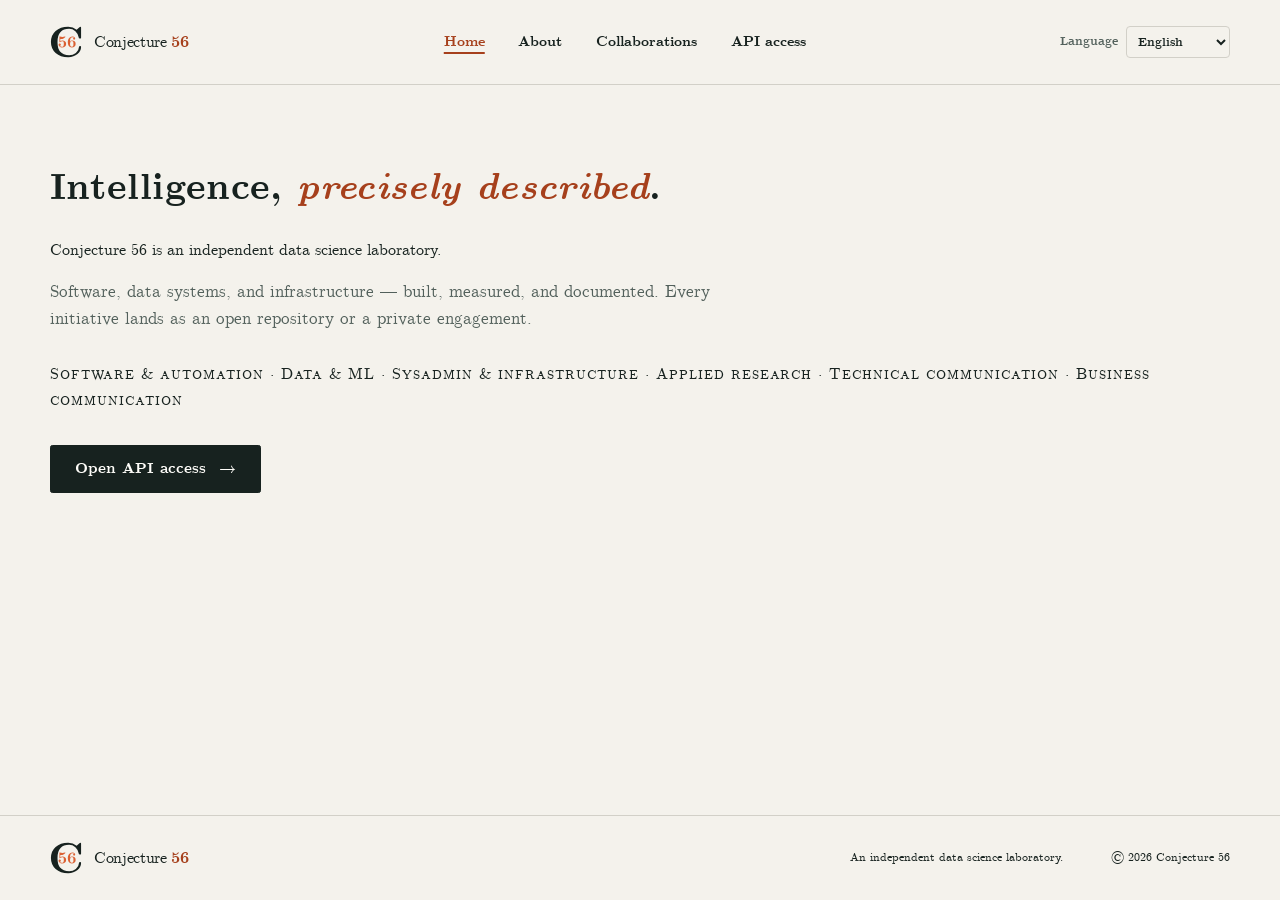
<file: index.html>
<!doctype html>
<html lang="en">
  <head>
    <meta charset="utf-8">
    <meta name="viewport" content="width=device-width, initial-scale=1">
    <title data-i18n="home.title">Conjecture 56 — Applied intelligence, measured</title>
    <meta name="description" content="Conjecture 56 is an independent data science laboratory working across software, data, infrastructure, research, and communication." data-i18n-content="home.description">
    <meta name="theme-color" content="#f4f2ec">
    <meta property="og:type" content="website">
    <meta property="og:title" content="Conjecture 56 — Intelligence, precisely described" data-i18n-content="home.ogTitle">
    <meta property="og:description" content="An independent data science laboratory: software, data, infrastructure, research, and communication." data-i18n-content="home.ogDescription">
    <meta property="og:url" content="https://conjecture56.org/">
    <meta property="og:image" content="https://conjecture56.org/assets/images/social-card.png">
    <meta property="og:image:width" content="1200">
    <meta property="og:image:height" content="630">
    <meta name="twitter:card" content="summary_large_image">
    <link rel="canonical" href="https://conjecture56.org/">
    <link rel="icon" href="/assets/images/favicon.svg?v=20261013" type="image/svg+xml">
    <link rel="stylesheet" href="/assets/css/site.css?v=20261106">
    <script src="/assets/js/i18n.js?v=20261012" type="module"></script>
  </head>
  <body>
    <a class="skip-link" href="#main" data-i18n="common.skip">Skip to content</a>

    <header class="site-header">
      <div class="shell header-inner">
        <a class="brand" href="/" aria-label="Conjecture 56 home" data-i18n-aria-label="common.homeAria">
          <svg class="brand-mark" aria-hidden="true" viewBox="0 0 40 40">
            <use href="/assets/images/mark.svg?v=20261011#mark"></use>
          </svg>
          <span>Conjecture <strong>56</strong></span>
        </a>
        <nav class="site-nav" aria-label="Main navigation" data-i18n-aria-label="common.navigation">
          <a href="/" aria-current="page" data-i18n="common.home">Home</a>
          <a href="/about/" data-i18n="common.about">About</a>
          <a href="/collaborations/" data-i18n="common.collaborations">Collaborations</a>
          <a href="/keys/" data-i18n="common.apiAccess">API access</a>
        </nav>
        <label class="language-control"><span data-i18n="common.language">Language</span><select id="language-selector"><option value="en" data-i18n="common.english">English</option><option value="es">Español</option></select></label>
      </div>
    </header>

    <main id="main">
      <section class="hero">
        <h1><span data-i18n="home.heroStart">Intelligence,</span> <em data-i18n="home.heroEmphasis">precisely described</em>.</h1>
        <p class="hero-kind" data-i18n="home.kind">Conjecture 56 is an independent data science laboratory.</p>
        <p class="hero-lede" data-i18n="home.lede">Software, data systems, and infrastructure — built, measured, and documented. Every initiative lands as an open repository or a private engagement.</p>
        <p class="keywords">
          <span data-i18n="keyword.software">Software &amp; automation</span> · <span data-i18n="keyword.data">Data &amp; ML</span> · <span data-i18n="keyword.infrastructure">Sysadmin &amp; infrastructure</span> · <span data-i18n="keyword.research">Applied research</span> · <span data-i18n="keyword.technicalCommunication">Technical communication</span> · <span data-i18n="keyword.businessCommunication">Business communication</span>
        </p>
        <div class="hero-actions">
          <a class="button button-primary" href="/keys/"><span data-i18n="home.openApi">Open API access</span> <span aria-hidden="true">→</span></a>
        </div>
      </section>
    </main>

    <footer class="site-footer">
      <div class="shell footer-inner">
        <a class="brand footer-brand" href="/">
          <svg class="brand-mark" aria-hidden="true" viewBox="0 0 40 40"><use href="/assets/images/mark.svg?v=20261011#mark"></use></svg>
          <span>Conjecture <strong>56</strong></span>
        </a>
        <p data-i18n="common.footer">An independent data science laboratory.</p>
        <p>© 2026 Conjecture 56</p>
      </div>
    </footer>
  </body>
</html>
</file>
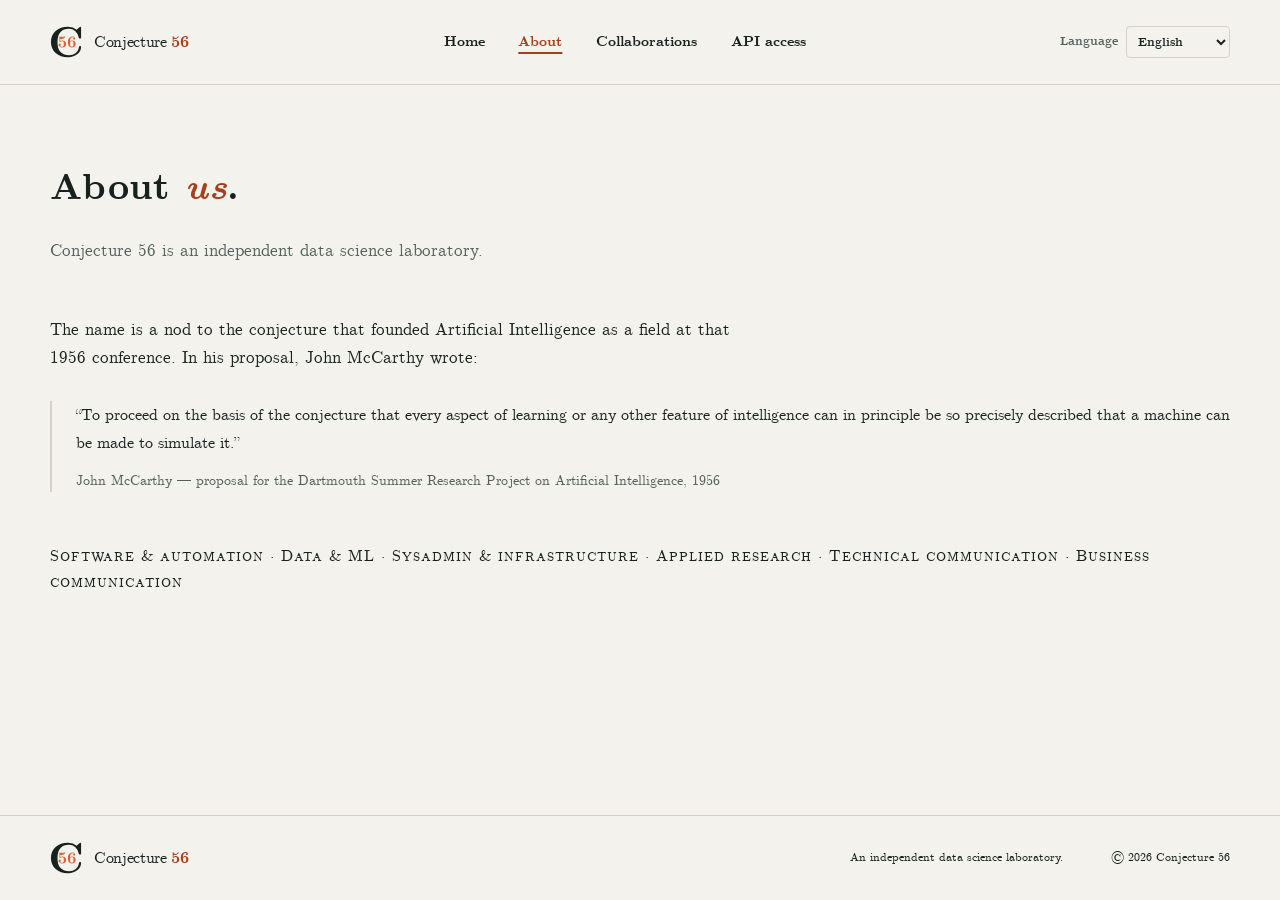
<file: about/index.html>
<!doctype html>
<html lang="en">
  <head>
    <meta charset="utf-8">
    <meta name="viewport" content="width=device-width, initial-scale=1">
    <title data-i18n="about.title">About us — Conjecture 56</title>
    <meta name="description" content="About Conjecture 56: an independent data science laboratory named after the 1956 Dartmouth conjecture." data-i18n-content="about.description">
    <meta name="theme-color" content="#f4f2ec">
    <link rel="canonical" href="https://conjecture56.org/about/">
    <link rel="icon" href="/assets/images/favicon.svg?v=20261013" type="image/svg+xml">
    <link rel="stylesheet" href="/assets/css/site.css?v=20261106">
    <script src="/assets/js/i18n.js?v=20261012" type="module"></script>
  </head>
  <body class="about-page">
    <a class="skip-link" href="#main" data-i18n="common.skip">Skip to content</a>

    <header class="site-header">
      <div class="shell header-inner">
        <a class="brand" href="/" aria-label="Conjecture 56 home" data-i18n-aria-label="common.homeAria">
          <svg class="brand-mark" aria-hidden="true" viewBox="0 0 40 40">
            <use href="/assets/images/mark.svg?v=20261011#mark"></use>
          </svg>
          <span>Conjecture <strong>56</strong></span>
        </a>
        <nav class="site-nav" aria-label="Main navigation" data-i18n-aria-label="common.navigation">
          <a href="/" data-i18n="common.home">Home</a>
          <a href="/about/" aria-current="page" data-i18n="common.about">About</a>
          <a href="/collaborations/" data-i18n="common.collaborations">Collaborations</a>
          <a href="/keys/" data-i18n="common.apiAccess">API access</a>
        </nav>
        <label class="language-control"><span data-i18n="common.language">Language</span><select id="language-selector"><option value="en" data-i18n="common.english">English</option><option value="es">Español</option></select></label>
      </div>
    </header>

    <main id="main">
      <section class="hero">
        <h1><span data-i18n="about.heroStart">About</span> <em data-i18n="about.heroEmphasis">us</em>.</h1>
        <p class="hero-lede" data-i18n="about.lede">Conjecture 56 is an independent data science laboratory.</p>
      </section>

      <section class="section">
        <p class="section-lead" data-i18n="about.origin">The name is a nod to the conjecture that founded Artificial Intelligence as a field at that 1956 conference. In his proposal, John McCarthy wrote:</p>
        <blockquote class="hero-quote">
          <p data-i18n="about.quote">“To proceed on the basis of the conjecture that every aspect of learning or any other feature of intelligence can in principle be so precisely described that a machine can be made to simulate it.”</p>
          <cite data-i18n="about.cite">John McCarthy — proposal for the Dartmouth Summer Research Project on Artificial Intelligence, 1956</cite>
        </blockquote>
      </section>

      <section class="section">
        <p class="keywords">
          <span data-i18n="keyword.software">Software &amp; automation</span> · <span data-i18n="keyword.data">Data &amp; ML</span> · <span data-i18n="keyword.infrastructure">Sysadmin &amp; infrastructure</span> · <span data-i18n="keyword.research">Applied research</span> · <span data-i18n="keyword.technicalCommunication">Technical communication</span> · <span data-i18n="keyword.businessCommunication">Business communication</span>
        </p>
      </section>
    </main>

    <footer class="site-footer">
      <div class="shell footer-inner">
        <a class="brand footer-brand" href="/">
          <svg class="brand-mark" aria-hidden="true" viewBox="0 0 40 40"><use href="/assets/images/mark.svg?v=20261011#mark"></use></svg>
          <span>Conjecture <strong>56</strong></span>
        </a>
        <p data-i18n="common.footer">An independent data science laboratory.</p>
        <p>© 2026 Conjecture 56</p>
      </div>
    </footer>
  </body>
</html>
</file>
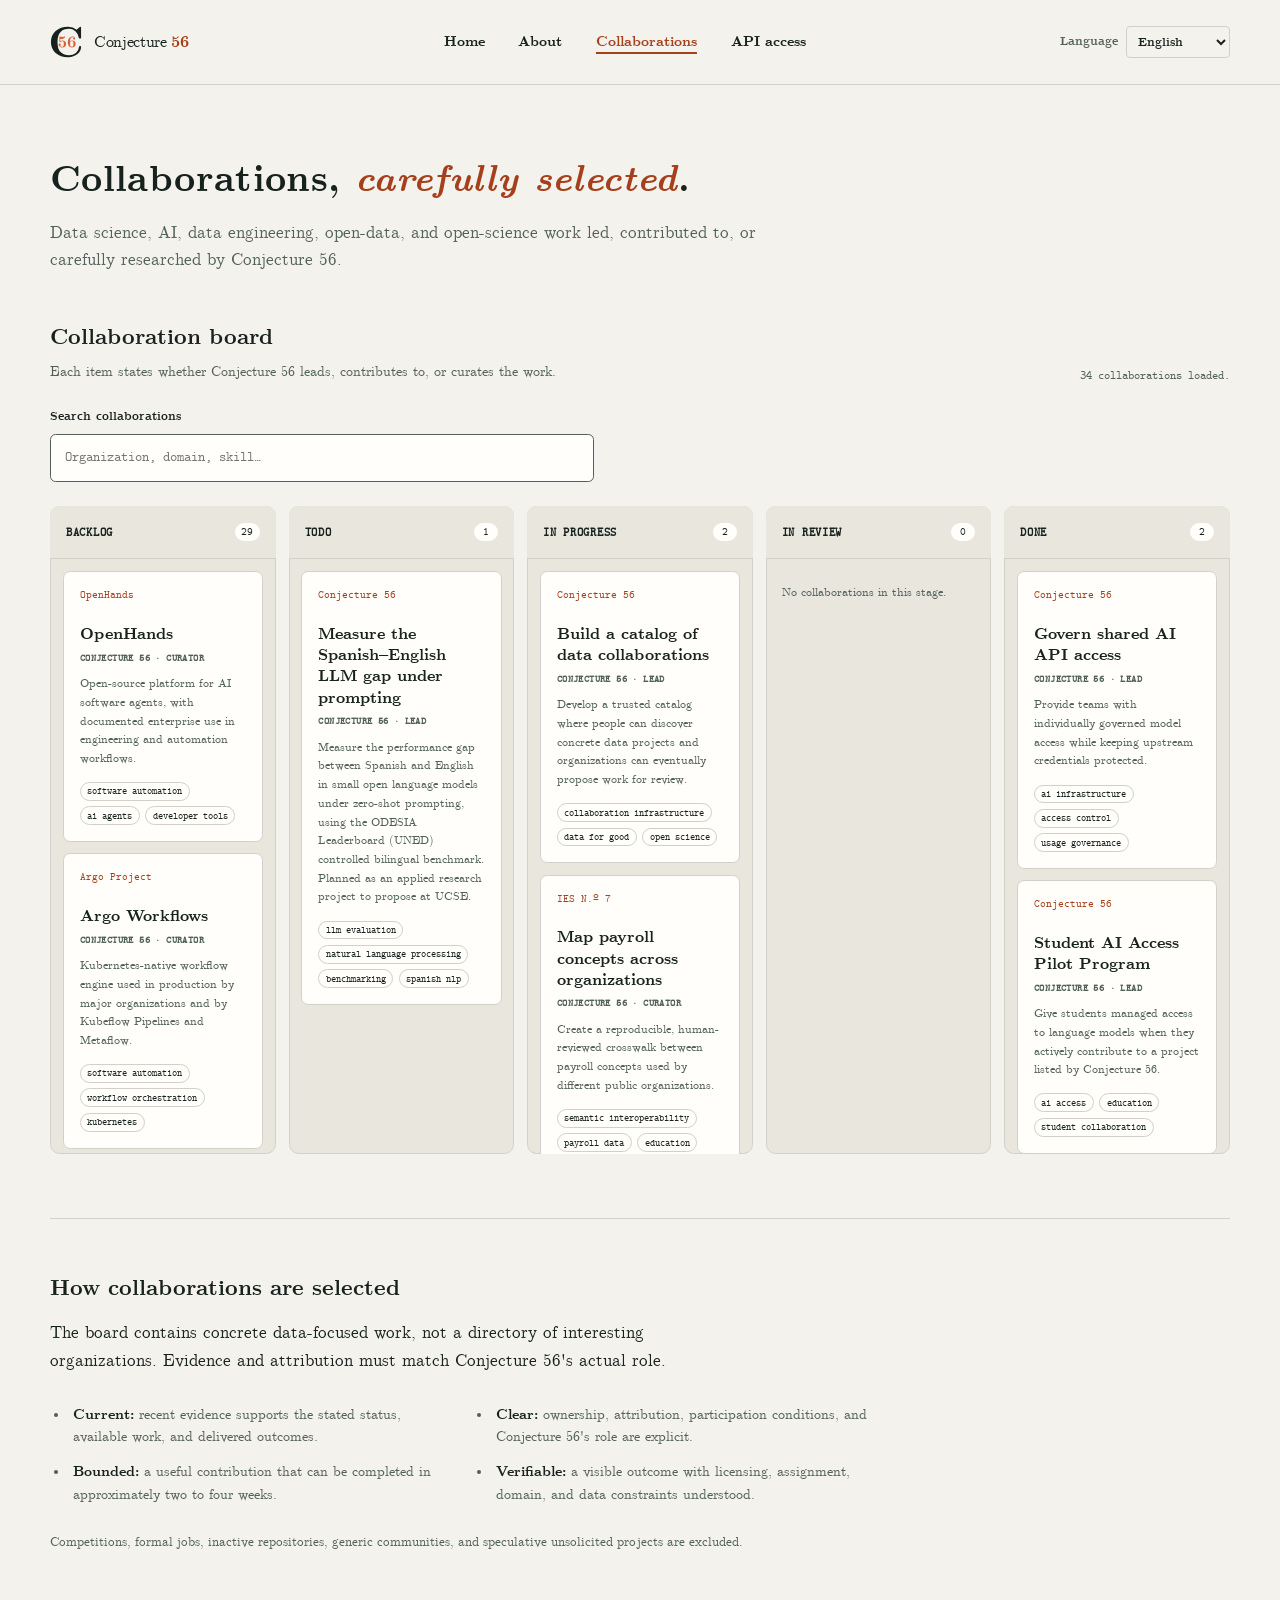
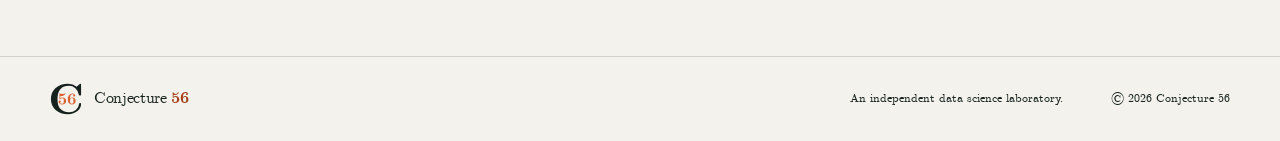
<file: collaborations/index.html>
<!doctype html>
<html lang="en">
  <head>
    <meta charset="utf-8">
    <meta name="viewport" content="width=device-width, initial-scale=1">
    <title data-i18n="collaborations.title">Collaborations — Conjecture 56</title>
    <meta name="description" content="Explore open data science, AI, data engineering, and open-science collaborations researched by Conjecture 56." data-i18n-content="collaborations.description">
    <meta name="theme-color" content="#f4f2ec">
    <link rel="canonical" href="https://conjecture56.org/collaborations/">
    <link rel="icon" href="/assets/images/favicon.svg?v=20261013" type="image/svg+xml">
    <link rel="stylesheet" href="/assets/css/site.css?v=20261106">
    <script src="/assets/js/i18n.js?v=20261012" type="module"></script>
    <script src="/assets/js/collaborations.js?v=20261012" type="module"></script>
  </head>
  <body class="collaborations-page">
    <a class="skip-link" href="#main" data-i18n="common.skip">Skip to content</a>

    <header class="site-header">
      <div class="shell header-inner">
        <a class="brand" href="/" aria-label="Conjecture 56 home" data-i18n-aria-label="common.homeAria">
          <svg class="brand-mark" aria-hidden="true" viewBox="0 0 40 40">
            <use href="/assets/images/mark.svg?v=20261011#mark"></use>
          </svg>
          <span>Conjecture <strong>56</strong></span>
        </a>
        <nav class="site-nav" aria-label="Main navigation" data-i18n-aria-label="common.navigation">
          <a href="/" data-i18n="common.home">Home</a>
          <a href="/about/" data-i18n="common.about">About</a>
          <a href="/collaborations/" aria-current="page" data-i18n="common.collaborations">Collaborations</a>
          <a href="/keys/" data-i18n="common.apiAccess">API access</a>
        </nav>
        <label class="language-control"><span data-i18n="common.language">Language</span><select id="language-selector"><option value="en" data-i18n="common.english">English</option><option value="es">Español</option></select></label>
      </div>
    </header>

    <main id="main">
      <section class="collaborations-intro shell">
        <h1><span data-i18n="collaborations.heroStart">Collaborations,</span> <em data-i18n="collaborations.heroEmphasis">carefully selected</em>.</h1>
        <p data-i18n="collaborations.intro">Data science, AI, data engineering, open-data, and open-science work led, contributed to, or carefully researched by Conjecture 56.</p>
      </section>

      <section class="collaborations-section" aria-labelledby="board-title">
        <div class="shell collaborations-heading">
          <div>
            <h2 id="board-title" data-i18n="collaborations.boardTitle">Collaboration board</h2>
            <p data-i18n="collaborations.boardDescription">Each item states whether Conjecture 56 leads, contributes to, or curates the work.</p>
          </div>
          <p id="board-status" class="board-status" role="status" aria-live="polite" data-i18n="collaborations.loading">Loading collaborations…</p>
        </div>

        <form id="collaboration-search" class="collaboration-search" role="search">
          <label for="collaboration-query" data-i18n="collaborations.search">Search collaborations</label>
          <div class="collaboration-search-field">
            <input id="collaboration-query" name="query" type="search" autocomplete="off" placeholder="Organization, domain, skill…" data-i18n-placeholder="collaborations.searchPlaceholder">
            <button id="clear-collaboration-search" type="button" hidden data-i18n="collaborations.clear">Clear</button>
          </div>
        </form>

        <div class="board-scroll" role="region" tabindex="0" aria-label="Collaboration board with five status columns." data-i18n-aria-label="collaborations.boardAria">
          <div id="collaborations-board" class="collaborations-board" aria-busy="true"></div>
        </div>
        <p id="board-empty" class="shell board-message" hidden data-i18n="collaborations.noMatches">No collaborations match this search.</p>

        <noscript>
          <p class="shell board-message" data-i18n="collaborations.noScript">JavaScript is required to load the editorial collaboration data.</p>
        </noscript>
      </section>

      <section class="section selection-criteria" aria-labelledby="selection-criteria-title">
        <h2 id="selection-criteria-title" data-i18n="collaborations.criteriaTitle">How collaborations are selected</h2>
        <p class="section-lead" data-i18n="collaborations.criteriaLead">The board contains concrete data-focused work, not a directory of interesting organizations. Evidence and attribution must match Conjecture 56's actual role.</p>
        <ul class="selection-criteria-list">
          <li><strong data-i18n="collaborations.currentLabel">Current:</strong> <span data-i18n="collaborations.currentText">recent evidence supports the stated status, available work, and delivered outcomes.</span></li>
          <li><strong data-i18n="collaborations.clearLabel">Clear:</strong> <span data-i18n="collaborations.clearText">ownership, attribution, participation conditions, and Conjecture 56's role are explicit.</span></li>
          <li><strong data-i18n="collaborations.boundedLabel">Bounded:</strong> <span data-i18n="collaborations.boundedText">a useful contribution that can be completed in approximately two to four weeks.</span></li>
          <li><strong data-i18n="collaborations.verifiableLabel">Verifiable:</strong> <span data-i18n="collaborations.verifiableText">a visible outcome with licensing, assignment, domain, and data constraints understood.</span></li>
        </ul>
        <p class="selection-exclusions" data-i18n="collaborations.exclusions">Competitions, formal jobs, inactive repositories, generic communities, and speculative unsolicited projects are excluded.</p>
      </section>
    </main>

    <dialog id="collaboration-dialog" class="collaboration-dialog" aria-labelledby="collaboration-dialog-title">
      <div class="dialog-header">
        <p class="step-label" data-i18n="collaborations.details">Collaboration details</p>
        <form method="dialog">
          <button class="dialog-close" type="submit" aria-label="Close collaboration details" data-i18n="collaborations.close" data-i18n-aria-label="collaborations.closeAria">Close</button>
        </form>
      </div>
      <div id="collaboration-details"></div>
    </dialog>

    <footer class="site-footer">
      <div class="shell footer-inner">
        <a class="brand footer-brand" href="/">
          <svg class="brand-mark" aria-hidden="true" viewBox="0 0 40 40"><use href="/assets/images/mark.svg?v=20261011#mark"></use></svg>
          <span>Conjecture <strong>56</strong></span>
        </a>
        <p data-i18n="common.footer">An independent data science laboratory.</p>
        <p>© 2026 Conjecture 56</p>
      </div>
    </footer>
  </body>
</html>
</file>
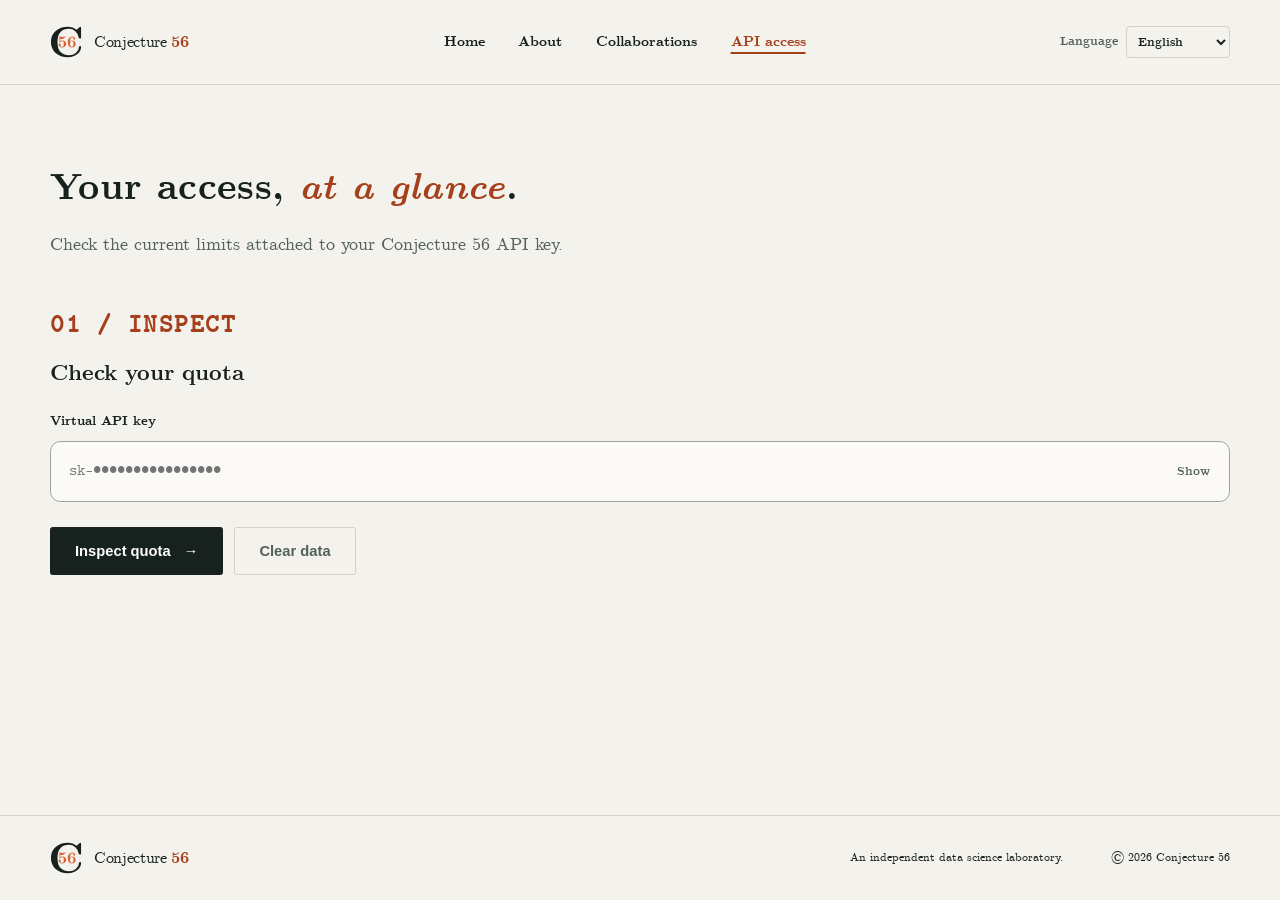
<file: keys/index.html>
<!doctype html>
<html lang="en">
  <head>
    <meta charset="utf-8">
    <meta name="viewport" content="width=device-width, initial-scale=1">
    <title data-i18n="keys.title">API access — Conjecture 56</title>
    <meta name="description" content="Inspect your Conjecture 56 API quota and generate a ready-to-use OpenCode configuration." data-i18n-content="keys.description">
    <meta name="theme-color" content="#f4f2ec">
    <meta name="robots" content="noindex, nofollow">
    <link rel="canonical" href="https://conjecture56.org/keys/">
    <link rel="icon" href="/assets/images/favicon.svg?v=20261013" type="image/svg+xml">
    <link rel="stylesheet" href="/assets/css/site.css?v=20261106">
    <script src="/assets/js/i18n.js?v=20261012" type="module"></script>
    <script src="/assets/js/quota.js?v=20261012" type="module"></script>
  </head>
  <body class="access-page">
    <a class="skip-link" href="#main" data-i18n="common.skip">Skip to content</a>

    <header class="site-header">
      <div class="shell header-inner">
        <a class="brand" href="/" aria-label="Conjecture 56 home" data-i18n-aria-label="common.homeAria">
          <svg class="brand-mark" aria-hidden="true" viewBox="0 0 40 40"><use href="/assets/images/mark.svg?v=20261011#mark"></use></svg>
          <span>Conjecture <strong>56</strong></span>
        </a>
        <nav class="site-nav" aria-label="Main navigation" data-i18n-aria-label="common.navigation">
          <a href="/" data-i18n="common.home">Home</a>
          <a href="/about/" data-i18n="common.about">About</a>
          <a href="/collaborations/" data-i18n="common.collaborations">Collaborations</a>
          <a href="/keys/" aria-current="page" data-i18n="common.apiAccess">API access</a>
        </nav>
        <label class="language-control"><span data-i18n="common.language">Language</span><select id="language-selector"><option value="en" data-i18n="common.english">English</option><option value="es">Español</option></select></label>
      </div>
    </header>

    <main id="main">
      <section class="access-intro shell">
        <h1><span data-i18n="keys.heroStart">Your access,</span> <em data-i18n="keys.heroEmphasis">at a glance</em>.</h1>
        <p data-i18n="keys.intro">Check the current limits attached to your Conjecture 56 API key.</p>
      </section>

      <section class="section" aria-labelledby="quota-title">
        <p class="step-label" data-i18n="keys.inspectStep">01 / Inspect</p>
        <h2 id="quota-title" data-i18n="keys.quotaTitle">Check your quota</h2>

        <form id="quota-form" class="key-form" novalidate>
          <label for="api-key" data-i18n="keys.virtualKey">Virtual API key</label>
          <div class="key-field">
            <input id="api-key" name="api-key" type="password" placeholder="sk-••••••••••••••••" autocomplete="off" autocapitalize="none" spellcheck="false" required>
            <button id="toggle-key" class="field-action" type="button" aria-label="Show API key" aria-pressed="false" data-i18n="keys.show" data-i18n-aria-label="keys.showAria">Show</button>
          </div>
          <div class="form-actions">
            <button class="button button-primary" type="submit"><span data-i18n="keys.inspectQuota">Inspect quota</span> <span aria-hidden="true">→</span></button>
            <button id="clear-key" class="button button-ghost" type="button" data-i18n="keys.clearData">Clear data</button>
          </div>
        </form>

        <div id="quota-status" class="quota-status" role="status" aria-live="polite"></div>
        <div id="quota-results" class="quota-results" aria-live="polite" hidden></div>
      </section>

      <section class="section" aria-labelledby="setup-title" id="setup-section" hidden>
        <p class="step-label" data-i18n="keys.connectStep">02 / Connect</p>
        <h2 id="setup-title" data-i18n="keys.configure">Configure OpenCode</h2>
        <p class="section-lead" data-i18n="keys.configureLead">The installer stores your API key inside the chosen OpenCode configuration file on this machine.</p>

        <ol class="setup-steps">
          <li>
            <div class="step-copy">
              <div><h3 data-i18n="keys.runInstaller">Run the installer</h3><p data-i18n="keys.installerDescription">Paste your key when prompted (input is hidden). The installer detects your OpenCode version (V1 or V2) and configuration file, adds the provider with every model available to your key, and backs up the file first. It needs python3, node, bun, or jq.</p></div>
            </div>
            <div>
              <div class="code-block">
                <div class="code-toolbar"><span data-i18n="keys.terminal">Terminal</span><button id="copy-config" class="copy-button" type="button" data-copy="config-example" data-i18n="keys.copy">Copy</button></div>
                <pre><code id="config-example">curl -fsSL https://conjecture56.org/install.sh | sh</code></pre>
              </div>
            </div>
          </li>
        </ol>
      </section>
    </main>

    <footer class="site-footer">
      <div class="shell footer-inner">
        <a class="brand footer-brand" href="/">
          <svg class="brand-mark" aria-hidden="true" viewBox="0 0 40 40"><use href="/assets/images/mark.svg?v=20261011#mark"></use></svg>
          <span>Conjecture <strong>56</strong></span>
        </a>
        <p data-i18n="common.footer">An independent data science laboratory.</p>
        <p>© 2026 Conjecture 56</p>
      </div>
    </footer>
  </body>
</html>
</file>
<file: assets/css/site.css>
@font-face { font-family: "CMU Serif"; src: url("/assets/fonts/cmu-serif-500-roman.woff2") format("woff2"); font-weight: 400; font-style: normal; font-display: swap; }
@font-face { font-family: "CMU Serif"; src: url("/assets/fonts/cmu-serif-700-roman.woff2") format("woff2"); font-weight: 700; font-style: normal; font-display: swap; }
@font-face { font-family: "CMU Serif"; src: url("/assets/fonts/cmu-serif-500-italic.woff2") format("woff2"); font-weight: 400; font-style: italic; font-display: swap; }
@font-face { font-family: "CMU Serif"; src: url("/assets/fonts/cmu-serif-700-italic.woff2") format("woff2"); font-weight: 700; font-style: italic; font-display: swap; }
@font-face { font-family: "CMU Typewriter Text"; src: url("/assets/fonts/cmu-typewriter-text-500-roman.woff2") format("woff2"); font-display: swap; }

:root {
  --paper: #f4f2ec;
  --paper-deep: #e9e6dd;
  --ink: #17221f;
  --ink-soft: #52605b;
  --line: #d2d0c8;
  --accent-text: #a6401c;
  --accent-light: #f2a17d;
  --green: #b9d79b;
  --white: #fffefa;
  --radius: 1.25rem;
  --shell: min(1180px, calc(100% - 3rem));
  --mono: "CMU Typewriter Text", ui-monospace, SFMono-Regular, Menlo, monospace;
}

* { box-sizing: border-box; }
[hidden] { display: none !important; }
html { scroll-behavior: auto; }
body {
  margin: 0;
  color: var(--ink);
  background: var(--paper);
  font-family: "CMU Serif", "Palatino Linotype", Palatino, Georgia, serif;
  font-size: 1rem;
  line-height: 1.6;
  -webkit-font-smoothing: antialiased;
}
a { color: inherit; }
svg { display: block; }
.shell { width: var(--shell); margin-inline: auto; }
.skip-link { position: fixed; z-index: 20; top: .75rem; left: .75rem; padding: .65rem 1rem; background: var(--ink); color: white; transform: translateY(-150%); }
.skip-link:focus { transform: translateY(0); }
:focus-visible { outline: 3px solid var(--accent-text); outline-offset: 4px; }

.site-header { border-bottom: 1px solid var(--line); }
.header-inner { min-height: 5.25rem; display: flex; align-items: center; justify-content: space-between; gap: 2rem; }
.brand { display: inline-flex; align-items: center; gap: .75rem; text-decoration: none; font-size: 1rem; letter-spacing: -.02em; }
.brand strong { color: var(--accent-text); font-weight: 650; }
.brand-mark { width: 2rem; height: 2rem; }
.site-nav { display: flex; align-items: center; gap: 2.1rem; font-size: .88rem; font-weight: 550; }
.site-nav a { text-decoration: none; }
.site-nav a:hover { color: var(--accent-text); }
.site-nav a[aria-current="page"] { color: var(--accent-text); font-weight: 700; text-decoration: underline; text-decoration-thickness: 2px; text-underline-offset: .35rem; pointer-events: none; }
.language-control { display: inline-flex; align-items: center; gap: .45rem; color: var(--ink-soft); font-size: .72rem; font-weight: 700; }
.language-control select { min-height: 2rem; padding: .25rem 1.7rem .25rem .45rem; border: 1px solid var(--line); border-radius: .25rem; color: var(--ink); background: var(--paper); font: inherit; cursor: pointer; }

.hero { width: var(--shell); margin-inline: auto; padding-block: 5rem 4.5rem; }
h1, h2, h3, p { margin-top: 0; }
h1, h2, h3 { text-wrap: balance; }
h1 { margin-bottom: 1.6rem; font-size: clamp(1.15rem, 1rem + 1.7vw, 2.3rem); font-weight: 700; letter-spacing: .01em; line-height: 1.25; white-space: nowrap; }
h1 em { color: var(--accent-text); font-style: italic; }
.hero-lede { margin: 0 0 1.8rem; max-width: 42rem; color: var(--ink-soft); font-size: 1.05rem; }
.keywords { margin: 0 0 2rem; font-variant: small-caps; letter-spacing: .06em; font-size: 1.02rem; }
.section > .keywords:last-child { margin-bottom: 0; }
.hero-actions { display: flex; flex-wrap: wrap; gap: 1.2rem; }
.button { display: inline-flex; align-items: center; justify-content: center; gap: .8rem; min-height: 3rem; padding: .7rem 1.5rem; border: 1px solid var(--ink); border-radius: .15rem; text-decoration: none; font-size: .92rem; font-weight: 700; transition: background .2s, color .2s; }
.button-primary { color: var(--white); background: var(--ink); }
.button-primary:hover { background: var(--accent-text); border-color: var(--accent-text); }
.text-link { display: inline-flex; align-items: center; gap: .5rem; color: var(--ink); text-underline-offset: .3rem; font-size: .92rem; font-weight: 700; }

.rule { border: 0; border-top: 1px solid var(--line); margin: 0 auto; width: var(--shell); }
.section { width: var(--shell); margin-inline: auto; padding-block: 3.5rem 4.5rem; }
.section-lead { margin: 0 0 1.8rem; max-width: 44rem; font-size: 1.05rem; line-height: 1.7; }
.section-lead:last-child { margin-bottom: 0; }
.section-lead strong { font-weight: 700; }
.about-page .hero { padding-block: 5rem .7rem; }
.about-page .section { padding-block: .7rem; }
.about-page .section:last-of-type { padding-bottom: 0; }
.access-page .section { padding-block: clamp(.75rem, 2.5vh, 1.75rem); }
.hero-quote { margin: 0 0 1.8rem; padding-left: 1.5rem; border-left: 2px solid var(--line); }
.hero-quote p { margin: 0; font-size: 1.02rem; line-height: 1.75; }
.hero-quote cite { display: block; margin-top: .8rem; color: var(--ink-soft); font-size: .85rem; font-style: normal; text-align: left; }

.site-footer { margin-top: 2rem; border-top: 1px solid var(--line); }
.footer-inner { height: 5.25rem; padding-block: 0; display: grid; grid-template-columns: 1fr auto auto; align-items: center; gap: 3rem; color: var(--ink); font-size: .75rem; }
html, body { overflow-x: clip; }
body { min-height: 100dvh; display: flex; flex-direction: column; }
main { flex: 1; }
.footer-inner p { margin-bottom: 0; }

/* API access */
.access-intro { padding-block: 5rem clamp(.75rem, 2.5vh, 1.75rem); }
.access-intro h1 { margin-bottom: 1.2rem; }
.access-intro > p:last-child { max-width: 42rem; margin-bottom: 0; color: var(--ink-soft); font-size: 1.15rem; }
.key-form { margin-top: 1.5rem; }
.section h2 { margin-bottom: .9rem; }
.step-label { margin-bottom: .9rem; color: var(--accent-text); font-family: var(--mono); font-size: 1.6rem; font-weight: 700; letter-spacing: .06em; text-transform: uppercase; }
.section h2 { margin-bottom: .9rem; font-size: 1.35rem; font-weight: 700; line-height: 1.25; }
.privacy-badge { display: inline-flex; flex: 0 0 auto; align-items: center; gap: .45rem; padding: .45rem .7rem; border: 1px solid #b9ccb0; border-radius: .15rem; color: #416137; background: #f0f6eb; font-size: .67rem; font-weight: 700; letter-spacing: .03em; text-transform: uppercase; }
.privacy-badge svg { width: .85rem; fill: none; stroke: currentColor; stroke-width: 1.5; }
.key-form > label { display: block; margin-bottom: .6rem; font-size: .8rem; font-weight: 700; }
.key-field { position: relative; }
.key-field input { width: 100%; min-height: 3.8rem; padding: .9rem 5rem .9rem 1.1rem; border: 1px solid #9da39f; border-radius: .65rem; color: var(--ink); background: #fbfaf7; font: 1rem var(--mono); }
.key-field input:focus { border-color: var(--accent-text); outline: 3px solid var(--accent-text); outline-offset: 1px; }
.field-action { position: absolute; top: 50%; right: .65rem; padding: .45rem .6rem; border: 0; color: var(--ink-soft); background: transparent; font-family: inherit; font-size: .72rem; font-weight: 700; transform: translateY(-50%); cursor: pointer; }
.field-action:hover { color: var(--accent-text); }
.field-help { margin: .55rem 0 0; color: var(--ink-soft); font-size: .72rem; }
.form-actions { display: flex; flex-wrap: wrap; gap: .7rem; margin-top: 1.6rem; }
.button-ghost { border-color: var(--line); color: var(--ink-soft); background: transparent; cursor: pointer; }
.button-ghost:hover { color: var(--ink); background: var(--paper); }
.quota-status { min-height: 1.5rem; margin-top: 1.5rem; font-size: .82rem; }
.status-loading, .status-success, .status-error { padding: .75rem 1rem; border-left: 3px solid; }
.status-loading { border-color: #d09c39; background: #fbf4e5; }
.status-success { border-color: #6d9d58; background: #f0f6eb; }
.status-error { border-color: #b94d39; background: #faece8; }
.quota-results { margin-top: 2.5rem; }
.result-summary { display: flex; align-items: center; justify-content: space-between; gap: 2rem; }
.result-summary .eyebrow { margin-bottom: .5rem; }
.result-summary h3 { margin-bottom: 0; font-family: Georgia, serif; font-size: 2rem; font-weight: 400; }
.key-state { display: inline-flex; align-items: center; gap: .45rem; font-size: .7rem; font-weight: 700; letter-spacing: .06em; text-transform: uppercase; }
.key-state::before { content: ""; width: .5rem; height: .5rem; border-radius: 50%; }
.state-active::before { background: #6d9d58; box-shadow: 0 0 0 4px rgb(109 157 88 / .14); }
.state-inactive::before { background: #b94d39; box-shadow: 0 0 0 4px rgb(185 77 57 / .14); }
.result-warning { margin: 1.5rem 0 0; padding: 1rem; border: 1px solid #e5b9ae; border-radius: .5rem; background: #faece8; font-size: .85rem; }
.result-section { margin-top: 2.5rem; }
.result-title { margin-bottom: 1rem; font-size: .72rem; letter-spacing: .1em; text-transform: uppercase; }
.metrics-grid { display: grid; grid-template-columns: repeat(3, 1fr); gap: .75rem; }
.metric-card { min-width: 0; padding: 1.2rem; border: 1px solid var(--line); border-radius: .75rem; background: var(--paper); }
.metric-label, .metric-reset { margin-bottom: 0; color: var(--ink-soft); font-size: .68rem; }
.metric-value { margin: .35rem 0 .9rem; font-family: Georgia, serif; font-size: 1.5rem; line-height: 1.2; }
.metric-maximum { color: var(--ink-soft); font-family: ui-sans-serif, sans-serif; font-size: .65rem; }
.quota-progress { width: 100%; height: .35rem; display: block; margin-bottom: .7rem; border: 0; border-radius: 1rem; overflow: hidden; background: var(--line); }
.quota-progress::-webkit-progress-bar { background: var(--line); }.quota-progress::-webkit-progress-value { background: var(--accent-text); }.quota-progress::-moz-progress-bar { background: var(--accent-text); }
.empty-note { grid-column: 1 / -1; margin-bottom: 0; padding: 1.2rem; border: 1px dashed var(--line); color: var(--ink-soft); font-size: .85rem; }
.model-grid { display: grid; grid-template-columns: repeat(2, 1fr); gap: .75rem; }
.model-card { padding: 1.2rem; border: 1px solid var(--line); border-radius: .75rem; }
.model-heading { display: flex; align-items: center; justify-content: space-between; gap: 1rem; margin-bottom: 1rem; }
.model-heading h4 { margin: 0; font: 400 1.2rem Georgia, serif; }
.model-provider { padding: .2rem .45rem; border-radius: .25rem; color: var(--ink-soft); background: var(--paper); font: .62rem var(--mono); }
.model-facts { display: grid; grid-template-columns: auto 1fr; gap: .4rem 1rem; margin: 0; font-size: .72rem; }
.model-facts dt { color: var(--ink-soft); }.model-facts dd { margin: 0; text-align: right; }

.setup-steps { margin: 0; padding: 0; list-style: none; }
.setup-steps > li { min-width: 0; display: grid; grid-template-columns: .75fr 1.25fr; gap: clamp(2rem, 7vw, 7rem); padding-block: 0 1rem; }
.setup-steps > li > div { min-width: 0; }
.setup-steps > li > div:last-child { margin-top: 2.4rem; }
.step-copy h3 { margin: 0 0 .5rem; font-size: 1.5rem; font-weight: 400; }
.step-copy p { margin-bottom: 0; color: var(--ink-soft); font-size: .88rem; }
.step-copy code { padding: .1rem .25rem; border-radius: .2rem; background: var(--paper-deep); font-size: .78rem; }
.code-block { min-width: 0; overflow: hidden; border: 1px solid #34423d; border-radius: .75rem; color: #e9ece8; background: #17221f; box-shadow: 0 16px 40px rgb(23 34 31 / .08); }
.code-toolbar { min-height: 2.8rem; display: flex; align-items: center; justify-content: space-between; padding-inline: 1rem; border-bottom: 1px solid #34423d; color: #9caaa4; font: .65rem var(--mono); }
.copy-button { padding: .35rem .55rem; border: 1px solid #4d5b56; border-radius: .3rem; color: #dce3df; background: transparent; font: inherit; cursor: pointer; }
.copy-button:disabled { opacity: .4; cursor: not-allowed; }
.copy-button:disabled:hover { border-color: #4d5b56; color: #dce3df; }
.credential-warning { margin: 0 0 .75rem; padding: .8rem 1rem; border: 1px solid #e0c184; border-radius: .5rem; color: #7a5a17; background: #fbf4e5; font-size: .78rem; }
.credential-warning strong { color: #5e440e; }
.copy-button:hover { border-color: var(--accent-light); color: var(--accent-light); }
.code-block pre { margin: 0; padding: 1.25rem; overflow-x: auto; }
.code-block code { font: .75rem/1.7 var(--mono); }

/* Collaborations */
.collaborations-intro { padding-block: 4.5rem 3rem; }
.collaborations-intro h1 { margin-bottom: 1rem; }
.collaborations-intro > p:last-child { max-width: 48rem; margin-bottom: 0; color: var(--ink-soft); font-size: 1.05rem; }
.collaborations-section { --board-height: min(72dvh, 48rem); padding-bottom: 4rem; }
.collaborations-heading { display: flex; align-items: end; justify-content: space-between; gap: 2rem; margin-bottom: 1.5rem; }
.collaborations-heading h2 { margin-bottom: .35rem; font-size: 1.35rem; }
.collaborations-heading > div > p { margin-bottom: 0; color: var(--ink-soft); font-size: .85rem; }
.board-status { margin-bottom: 0; color: var(--ink-soft); font: .72rem var(--mono); }
.board-status-error { color: #8e3829; }
.collaboration-search { width: var(--shell); margin: 0 auto 1.5rem; }
.collaboration-search > label { display: block; margin-bottom: .45rem; font-size: .78rem; font-weight: 700; }
.collaboration-search-field { position: relative; max-width: 34rem; }
.collaboration-search input { width: 100%; min-height: 3rem; padding: .65rem 4.5rem .65rem .9rem; border: 1px solid var(--ink-soft); border-radius: .35rem; color: var(--ink); background: var(--white); font: .85rem var(--mono); }
.collaboration-search input:focus { border-color: var(--accent-text); outline: 3px solid var(--accent-text); outline-offset: 1px; }
.collaboration-search button { position: absolute; top: 50%; right: .55rem; border: 0; color: var(--ink-soft); background: transparent; font: 700 .7rem var(--mono); transform: translateY(-50%); cursor: pointer; }
.collaboration-search button:hover { color: var(--accent-text); }
.board-scroll { width: var(--shell); max-height: var(--board-height); margin-inline: auto; overflow-x: hidden; overflow-y: auto; overscroll-behavior-x: contain; overscroll-behavior-y: auto; scroll-padding-top: 4.1rem; }
.collaborations-board { width: 100%; display: grid; grid-template-columns: repeat(5, minmax(12rem, 1fr)); align-items: stretch; gap: .8rem; }
.board-column { position: relative; isolation: isolate; min-width: 0; }
.board-column-frame { position: sticky; z-index: 0; top: 0; width: 100%; height: var(--board-height); margin-bottom: calc(-1 * var(--board-height)); border: 1px solid var(--line); border-radius: .6rem; background: var(--paper-deep); }
.board-column-heading { position: sticky; z-index: 2; top: 0; min-height: 3.3rem; display: flex; align-items: center; justify-content: space-between; gap: .6rem; padding: .8rem 1rem .75rem; border-bottom: 1px solid var(--line); border-radius: .6rem .6rem 0 0; background: var(--paper-deep); }
.board-column-heading h3 { margin: 0; font: 700 .75rem var(--mono); letter-spacing: .06em; text-transform: uppercase; }
.board-count { min-width: 1.5rem; padding: .1rem .4rem; border-radius: 1rem; background: var(--white); font: .68rem var(--mono); text-align: center; }
.board-cards { position: relative; z-index: 1; display: grid; align-content: start; gap: .7rem; padding: .8rem; }
.collaboration-card { position: relative; padding: 1rem; border: 1px solid var(--line); border-radius: .45rem; background: var(--white); }
.collaboration-trigger { padding: 0; border: 0; color: inherit; background: transparent; font: inherit; font-weight: 700; text-align: left; scroll-margin-top: 4.1rem; cursor: pointer; }
.collaboration-trigger::after { content: ""; position: absolute; inset: 0; }
.collaboration-trigger:hover { color: var(--accent-text); }
.collaboration-trigger:focus-visible { border-radius: .1rem; outline-offset: 3px; }
.collaboration-organization { margin-bottom: .35rem; color: var(--accent-text); font: .68rem var(--mono); }
.collaboration-title { margin-bottom: .65rem; font-size: 1.02rem; line-height: 1.3; }
.collaboration-role { margin: -.25rem 0 .65rem; color: var(--ink-soft); font: 600 .62rem var(--mono); text-transform: uppercase; letter-spacing: .04em; }
.collaboration-summary { margin-bottom: .9rem; color: var(--ink-soft); font-size: .78rem; line-height: 1.5; }
.collaboration-tags { display: flex; flex-wrap: wrap; gap: .35rem; margin: 0; padding: 0; list-style: none; }
.collaboration-tags li { padding: .15rem .4rem; border: 1px solid var(--line); border-radius: 1rem; font: .6rem var(--mono); }
.board-column-empty, .board-message { margin: 0; color: var(--ink-soft); font-size: .75rem; }
.board-column-empty { padding: .75rem .25rem; }
.board-message { padding-block: 1rem; }
.collaboration-dialog { width: min(44rem, calc(100% - 2rem)); max-height: calc(100dvh - 2rem); padding: 1.5rem; border: 1px solid var(--line); border-radius: .6rem; color: var(--ink); background: var(--paper); box-shadow: 0 24px 80px rgb(23 34 31 / .25); }
.collaboration-dialog::backdrop { background: rgb(23 34 31 / .55); }
.dialog-header { display: flex; align-items: start; justify-content: space-between; gap: 2rem; padding-bottom: 1rem; border-bottom: 1px solid var(--line); }
.dialog-header .step-label { margin: 0; font-size: .78rem; }
.dialog-close { padding: .35rem .6rem; border: 1px solid var(--line); border-radius: .25rem; color: var(--ink); background: var(--white); font: 700 .7rem var(--mono); cursor: pointer; }
.dialog-title-group { padding-block: 1.5rem; }
.dialog-title-group h2 { margin-bottom: .75rem; font-size: 1.55rem; }
.dialog-summary { margin-bottom: 0; color: var(--ink-soft); }
.dialog-facts { display: grid; grid-template-columns: max-content 1fr; gap: .35rem 1.5rem; margin: 0 0 1.5rem; padding: 1rem; border: 1px solid var(--line); border-radius: .35rem; font-size: .78rem; }
.dialog-facts dt { color: var(--ink-soft); }
.dialog-facts dd { margin: 0; text-align: right; }
.dialog-section { margin-top: 1.5rem; }
.dialog-section h3 { margin-bottom: .5rem; font-size: .9rem; }
.dialog-list { margin: 0; padding-left: 1.2rem; color: var(--ink-soft); font-size: .82rem; }
.dialog-list li + li { margin-top: .35rem; }
.dialog-links { display: flex; flex-wrap: wrap; gap: .75rem 1.5rem; margin-top: 1.75rem; padding-top: 1rem; border-top: 1px solid var(--line); }
.dialog-link { margin: 0; font-size: .8rem; font-weight: 700; text-underline-offset: .2rem; }
.selection-criteria { border-top: 1px solid var(--line); }
.selection-criteria h2 { margin-bottom: 1rem; }
.selection-criteria-list { max-width: 52rem; display: grid; grid-template-columns: repeat(2, minmax(0, 1fr)); gap: .8rem 2rem; margin: 0; padding-left: 1.2rem; }
.selection-criteria-list li { padding-left: .25rem; color: var(--ink-soft); font-size: .88rem; }
.selection-criteria-list strong { color: var(--ink); }
.selection-exclusions { max-width: 52rem; margin: 1.5rem 0 0; color: var(--ink-soft); font-size: .82rem; }

/* Error page */

@media (prefers-reduced-motion: no-preference) {
  html { scroll-behavior: smooth; }
  .hero > * { animation: rise .6s ease-out both; }
  .hero > :nth-child(2) { animation-delay: .06s; }.hero > :nth-child(3) { animation-delay: .12s; }.hero > :nth-child(4) { animation-delay: .18s; }.hero > :nth-child(5) { animation-delay: .24s; }
  @keyframes rise { from { opacity: 0; transform: translateY(12px); } }
  .about-page main > *, .access-page main > *, .collaborations-page main > * { animation: rise .6s ease-out both; }
  .about-page main > :nth-child(2), .access-page main > :nth-child(2), .collaborations-page main > :nth-child(2) { animation-delay: .06s; }
  .about-page main > :nth-child(3), .access-page main > :nth-child(3), .collaborations-page main > :nth-child(3) { animation-delay: .12s; }
  .about-page .hero > * { animation: none; }
}

@media (max-width: 900px) {
  .setup-steps > li { grid-template-columns: 1fr; gap: 1.5rem; }
  .setup-steps > li > div:last-child { margin-top: 0; }
}

@media (max-width: 1100px) {
  .board-scroll { max-height: none; overflow: visible; }
  .collaborations-board { grid-template-columns: minmax(12rem, 1fr); }
  .board-column-frame { position: absolute; inset: 0; width: auto; height: auto; margin: 0; }
  .board-column-heading { position: relative; }
}

@media (max-width: 620px) {
  :root { --shell: min(100% - 2rem, 1180px); }
  .header-inner { min-height: 4.5rem; padding-block: .8rem; flex-wrap: wrap; gap: .65rem; }
  .site-nav { order: 3; width: 100%; justify-content: space-between; gap: .5rem; }
  .site-nav > a { font-size: .82rem; }
  .language-control { margin-left: auto; }
  h1 { white-space: normal; text-wrap: balance; }
  .hero { padding-block: 4rem 5rem; }
  .keywords { line-height: 1.9; }
  .section { padding-block: 3.5rem 4.5rem; }
  .footer-inner { height: auto; padding-block: 2rem; grid-template-columns: 1fr; gap: 1rem; }
  .access-intro { padding-block: 4rem 3rem; }
  .metrics-grid, .model-grid { grid-template-columns: 1fr; }
  .setup-steps > li { padding-block: 0; }
  .collaborations-intro { padding-block: 3.5rem 2.5rem; }
  .collaborations-heading { align-items: start; flex-direction: column; gap: .75rem; }
  .selection-criteria-list { grid-template-columns: 1fr; }
}
</file>
